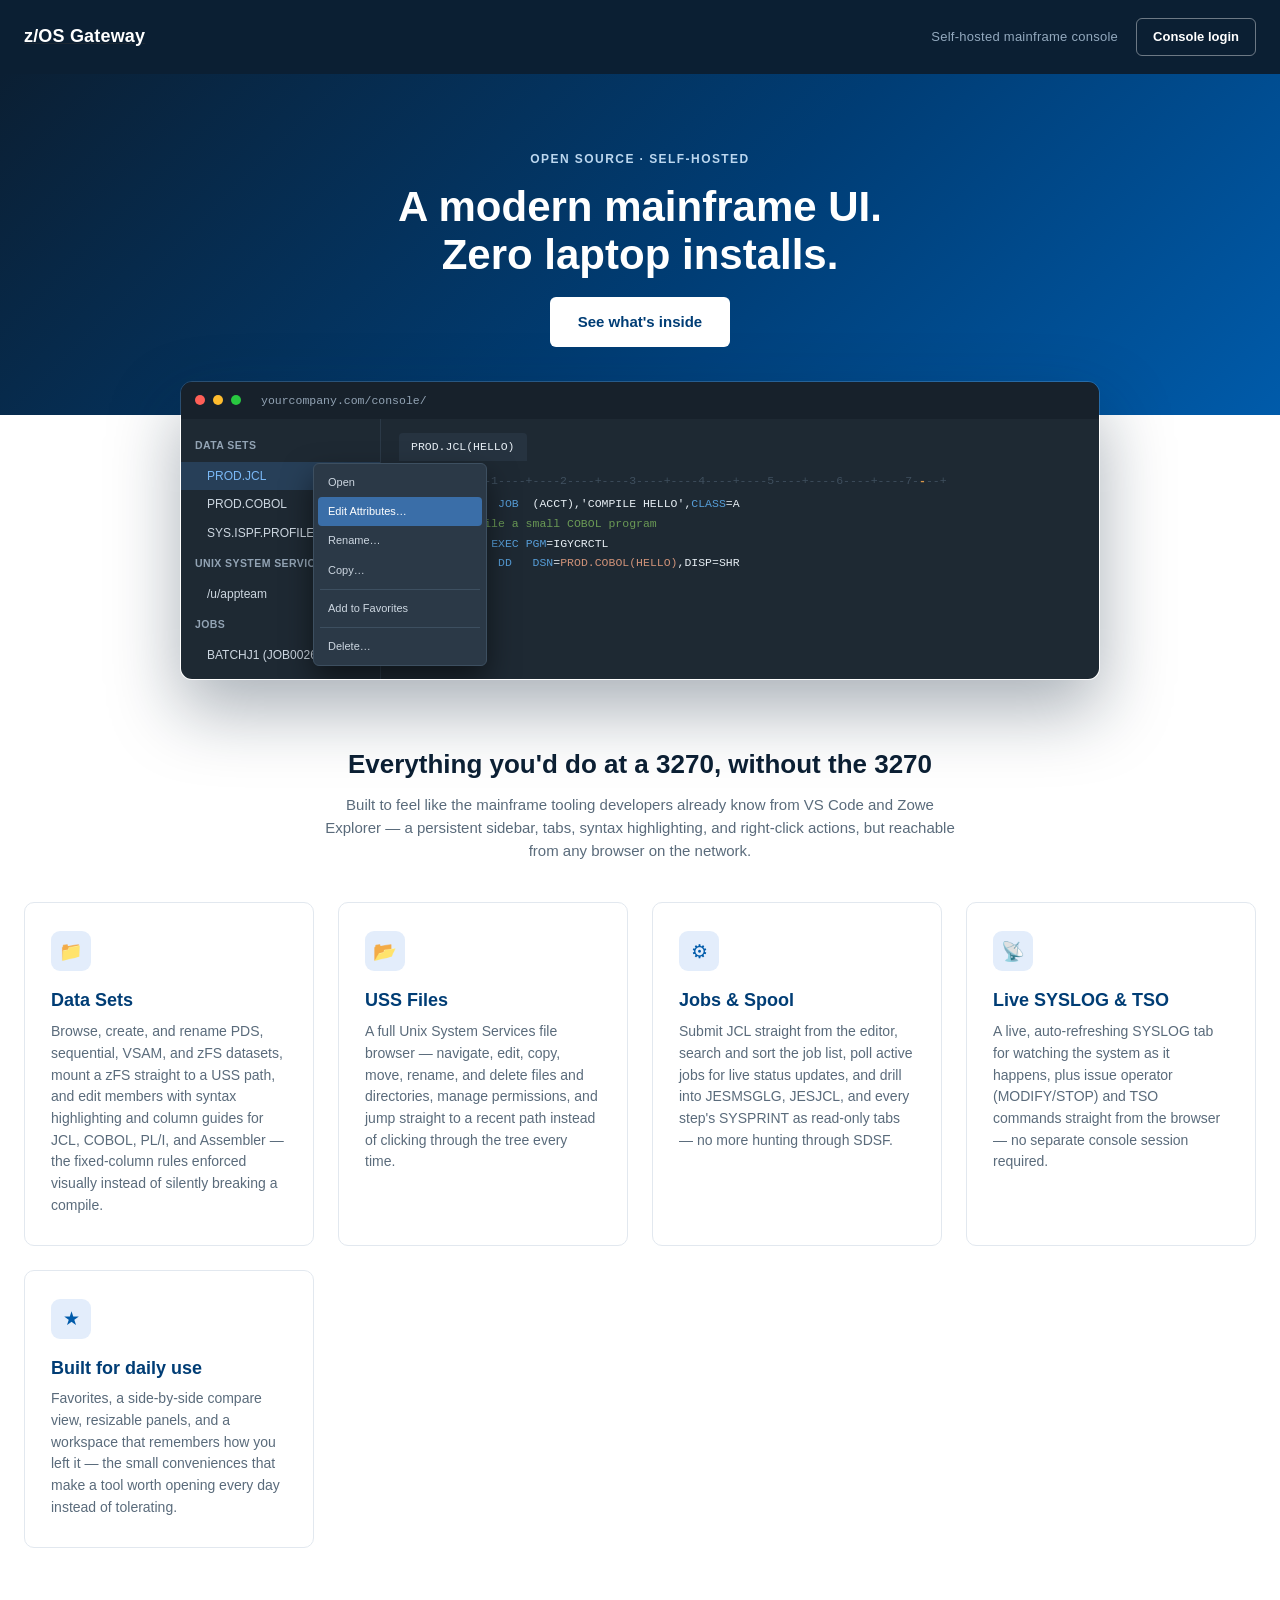
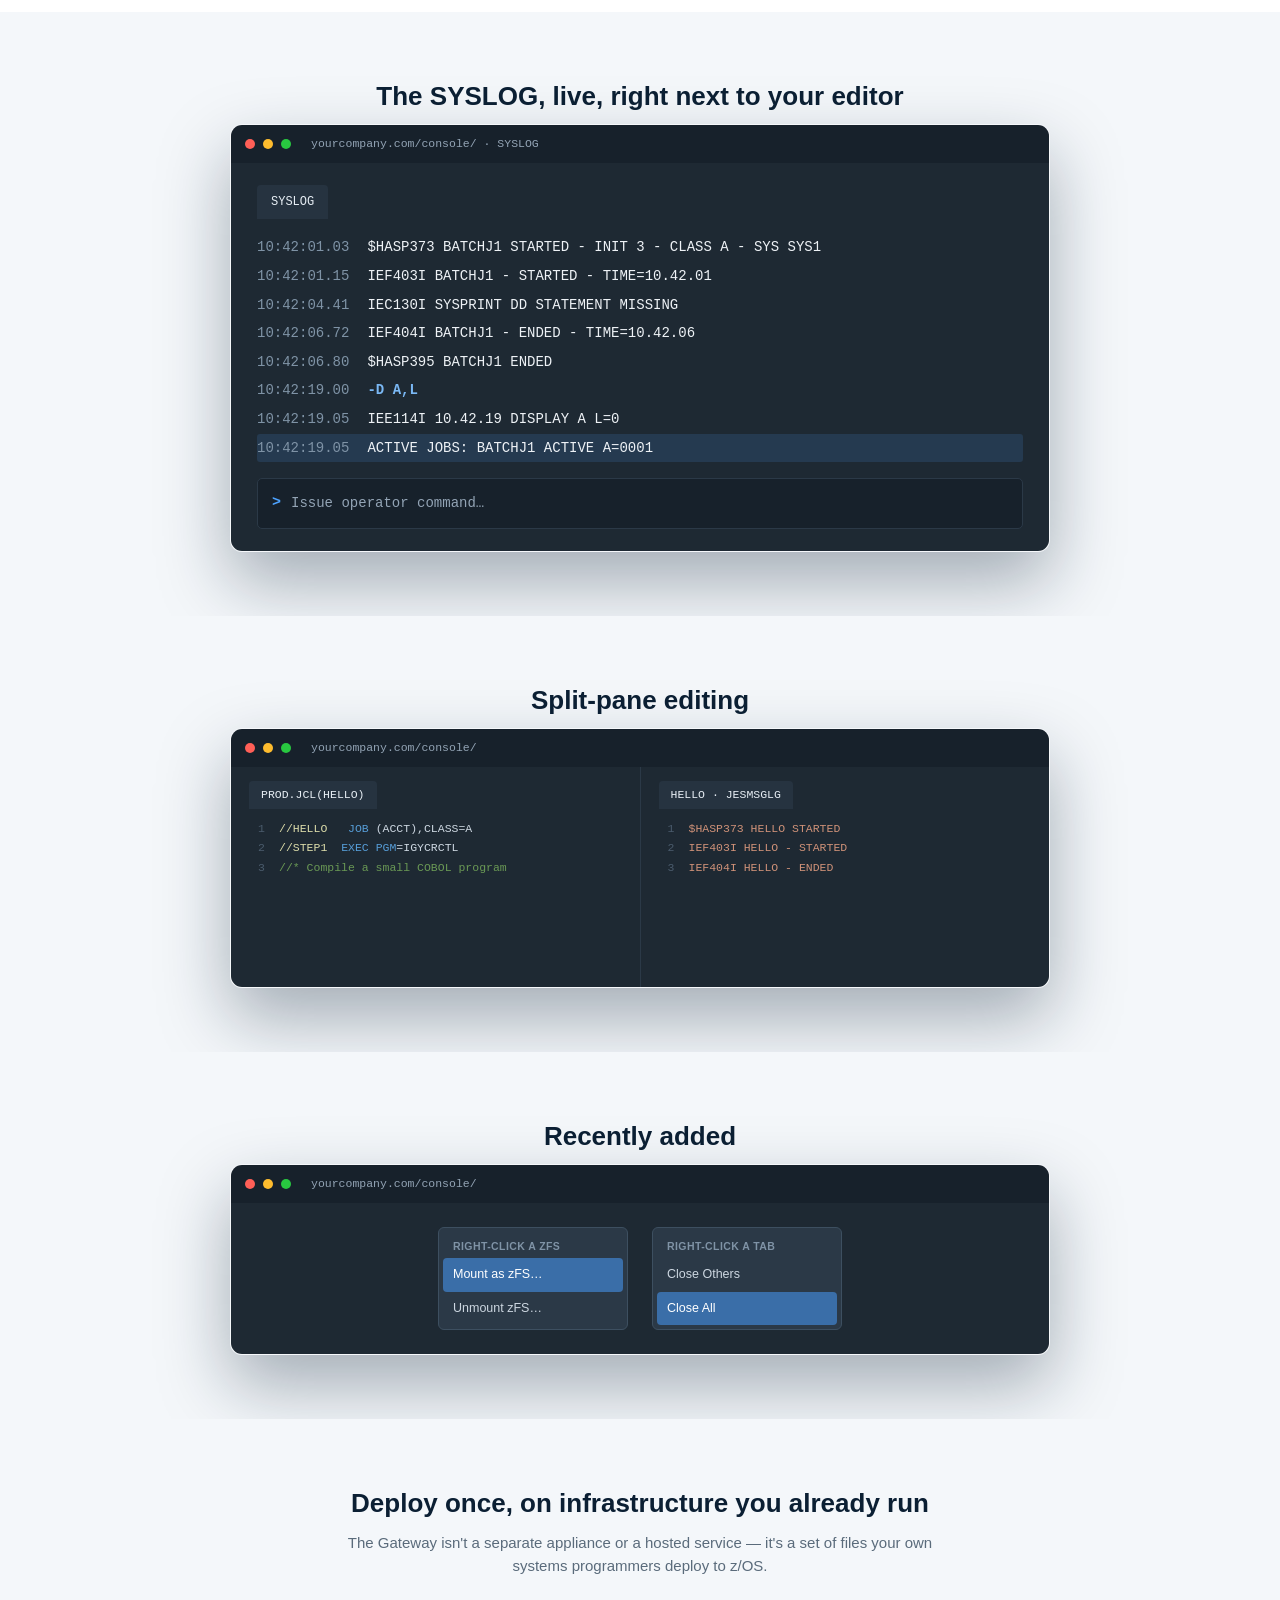
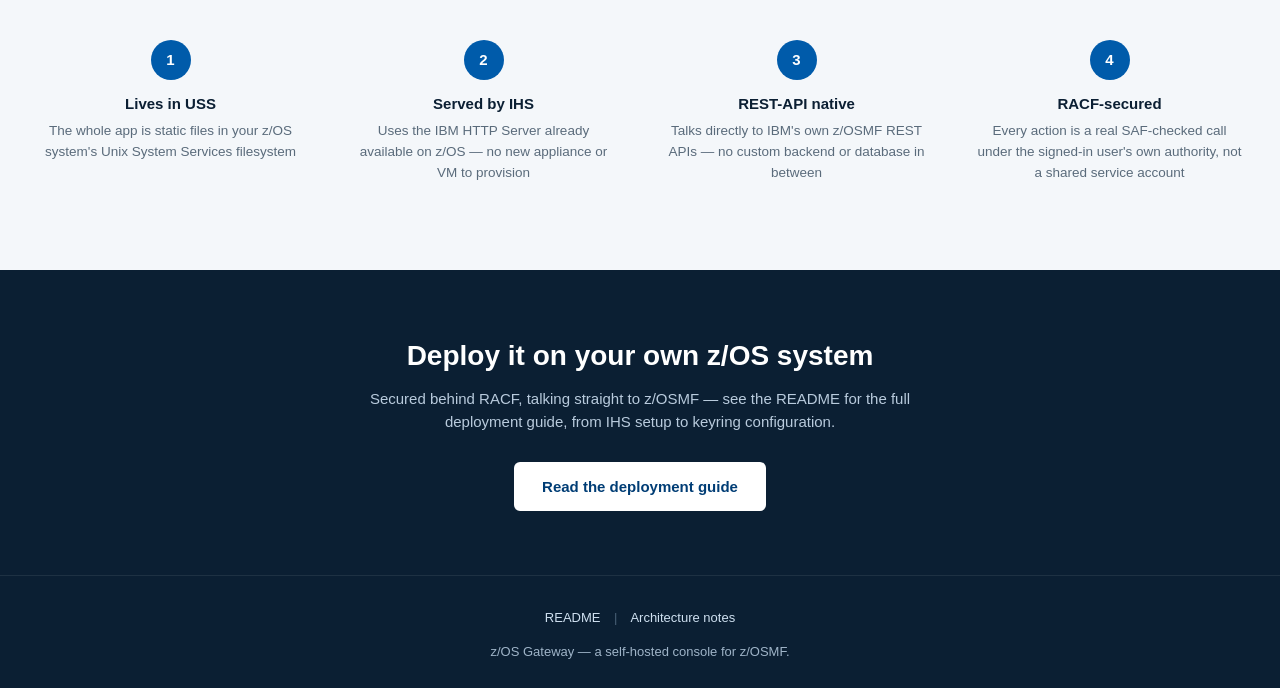
<file: deploy-stage/index.html>
<!DOCTYPE html>
<html lang="en">
<head>
<meta charset="UTF-8">
<meta name="viewport" content="width=device-width, initial-scale=1.0">
<title>z/OS Gateway | Your mainframe, in a browser</title>
<style>
  :root {
    --brand-blue: #005baa;
    --brand-blue-dark: #003d75;
    --brand-navy: #0b1f33;
    --ink: #1c2733;
    --muted: #5a6b7b;
    --line: #e2e8ef;
    --bg: #ffffff;
    --bg-soft: #f4f7fa;
  }
  * { box-sizing: border-box; }
  body {
    margin: 0;
    font-family: -apple-system, "Segoe UI", Roboto, Helvetica, Arial, sans-serif;
    color: var(--ink);
    background: var(--bg);
    line-height: 1.55;
  }
  a { color: inherit; }
  .wrap { max-width: 1100px; margin: 0 auto; padding: 0 24px; }

  /* ---- header ---- */
  header {
    display: flex;
    align-items: center;
    justify-content: space-between;
    padding: 18px 24px;
    background: var(--brand-navy);
  }
  header .brandMark { font-size: 18px; font-weight: 700; color: #fff; letter-spacing: .01em; }
  header .headerRight { display: flex; align-items: center; gap: 18px; }
  header .tagline { font-size: 13px; color: #93a9be; letter-spacing: .02em; }
  .btn-employee {
    display: inline-block;
    padding: 8px 16px;
    border-radius: 6px;
    font-size: 13px;
    font-weight: 600;
    color: #fff;
    text-decoration: none;
    border: 1px solid rgba(255,255,255,.4);
    white-space: nowrap;
  }
  .btn-employee:hover { background: rgba(255,255,255,.12); }

  /* ---- hero ---- */
  .hero {
    background: linear-gradient(135deg, var(--brand-navy) 0%, var(--brand-blue-dark) 55%, var(--brand-blue) 100%);
    color: #fff;
    padding: 76px 24px 68px;
    text-align: center;
  }
  .hero .eyebrow {
    text-transform: uppercase;
    letter-spacing: .12em;
    font-size: 12px;
    color: #bcd7ef;
    font-weight: 600;
    margin-bottom: 14px;
  }
  .hero h1 {
    font-size: 42px;
    line-height: 1.15;
    margin: 0 0 18px;
    font-weight: 700;
  }
  .hero p {
    max-width: 640px;
    margin: 0 auto 32px;
    color: #d7e6f4;
    font-size: 16px;
  }
  .btn {
    display: inline-block;
    padding: 13px 28px;
    border-radius: 6px;
    font-weight: 600;
    font-size: 15px;
    text-decoration: none;
    transition: transform .12s ease, box-shadow .12s ease;
  }
  .btn-primary {
    background: #ffffff;
    color: var(--brand-blue-dark);
  }
  .btn-primary:hover { transform: translateY(-1px); box-shadow: 0 8px 20px rgba(0,0,0,.18); }
  .btn-ghost {
    background: transparent;
    color: #fff;
    border: 1px solid rgba(255,255,255,.55);
    margin-left: 12px;
  }
  .btn-ghost:hover { background: rgba(255,255,255,.12); }

  /* ---- sections ---- */
  section { padding: 64px 24px; }
  section.soft { background: var(--bg-soft); }
  h2.section-title {
    font-size: 26px;
    text-align: center;
    margin: 0 0 8px;
    color: var(--brand-navy);
  }
  p.section-sub {
    text-align: center;
    color: var(--muted);
    max-width: 640px;
    margin: 0 auto 40px;
    font-size: 15px;
  }

  /* ---- screenshot mock ---- */
  .mockframe {
    max-width: 920px;
    margin: -34px auto 0;
    border-radius: 12px;
    overflow: hidden;
    box-shadow: 0 30px 70px rgba(11,31,51,.35);
    border: 1px solid rgba(255,255,255,.15);
  }
  .mockbar {
    background: #17212b;
    padding: 10px 14px;
    display: flex;
    align-items: center;
    gap: 8px;
  }
  .mockbar .dot { width: 10px; height: 10px; border-radius: 50%; }
  .mockbar .dot.r { background: #ff5f57; }
  .mockbar .dot.y { background: #febc2e; }
  .mockbar .dot.g { background: #28c840; }
  .mockbar .url {
    margin-left: 12px;
    font-size: 11.5px;
    color: #93a4b5;
    font-family: "SF Mono", Consolas, "Courier New", monospace;
  }
  .mockbody {
    display: grid;
    grid-template-columns: 200px 1fr;
    background: #1e2933;
    min-height: 260px;
    font-size: 12px;
    color: #e6edf3;
    position: relative;
  }
  .mocknav { border-right: 1px solid #2b3947; padding: 10px 0; }
  .mocknav .sec { padding: 8px 14px; font-size: 10.5px; font-weight: 700; letter-spacing: .04em; text-transform: uppercase; color: #93a4b5; }
  .mocknav .row { padding: 5px 14px 5px 26px; color: #cdd7e1; white-space: nowrap; }
  .mocknav .row.hl { background: rgba(77,163,255,.18); color: #7ab8f5; }
  .mockeditor { padding: 14px 18px; font-family: "SF Mono", Consolas, "Courier New", monospace; font-size: 11.5px; }
  .mockeditor .tabs { display: flex; gap: 2px; margin-bottom: 10px; }
  .mockeditor .tab { padding: 5px 12px; background: #17212b; border-radius: 4px 4px 0 0; color: #93a4b5; }
  .mockeditor .tab.on { background: #263340; color: #e6edf3; }
  .mockeditor .line { display: flex; gap: 14px; padding: 1px 0; }
  .mockeditor .ln { color: #4a5b6c; width: 16px; text-align: right; flex: none; }
  .mockeditor .kw { color: #569cd6; }
  .mockeditor .str { color: #ce9178; }
  .mockeditor .cmt { color: #6a9955; }
  .mockeditor .name { color: #dcdcaa; }
  .mockeditor .ruler { margin-bottom: 3px; }
  .mockeditor .ruler .code { color: #3f4f5e; letter-spacing: 0; }
  .mockeditor .ruler .mark72 { color: #d8974a; font-weight: 700; }
  /* ---- mock SYSLOG panel: same dark terminal look as .mockeditor, but a
     flat scrolling log instead of a fixed-column editor. Sample lines only
     - standard, generic z/OS console message IDs (HASP/IEF/IEC/IEE), not
     pulled from any real system's log. ---- */
  .mocksyslog {
    padding: 22px 26px; font-family: "SF Mono", Consolas, "Courier New", monospace;
    font-size: 14px; line-height: 1.9; background: #1e2933; color: #e6edf3;
  }
  .mocksyslog .tabs { display: flex; gap: 2px; margin-bottom: 14px; }
  .mocksyslog .tab { padding: 6px 14px; background: #17212b; border-radius: 4px 4px 0 0; color: #93a4b5; font-size: 12px; }
  .mocksyslog .tab.on { background: #263340; color: #e6edf3; }
  .mocksyslog .sline { display: flex; gap: 18px; padding: 1px 0; white-space: nowrap; }
  .mocksyslog .ts { color: #7f93a6; flex: none; }
  .mocksyslog .txt { color: #eef2f6; }
  .mocksyslog .sline.hl .txt { color: #7ab8f5; font-weight: 700; }
  .mocksyslog .sline.cursor { background: rgba(77,163,255,.14); border-radius: 3px; }
  .mocksyslog .scmd {
    display: flex; align-items: center; gap: 10px; margin-top: 16px;
    padding: 10px 14px; background: #17212b; border-radius: 5px;
    border: 1px solid #2b3947;
  }
  .mocksyslog .prompt { color: #4da3ff; font-weight: 700; font-size: 15px; }
  .mocksyslog .cmdtxt { color: #93a4b5; }
  /* ---- mock split-pane editor: two independent editors side by side, each
     with its own tab bar - same dark theme/colors as .mockeditor above. ---- */
  .mocksplit { display: flex; background: #1e2933; min-height: 220px; }
  .mocksplitPane {
    flex: 1; min-width: 0; padding: 14px 18px;
    font-family: "SF Mono", Consolas, "Courier New", monospace; font-size: 11.5px;
  }
  .mocksplitPane .tabs { display: flex; gap: 2px; margin-bottom: 10px; }
  .mocksplitPane .tab { padding: 5px 12px; background: #17212b; border-radius: 4px 4px 0 0; color: #93a4b5; }
  .mocksplitPane .tab.on { background: #263340; color: #e6edf3; }
  .mocksplitPane .line { display: flex; gap: 14px; padding: 1px 0; color: #cdd7e1; }
  .mocksplitPane .ln { color: #4a5b6c; width: 16px; text-align: right; flex: none; }
  .mocksplitPane .kw { color: #569cd6; }
  .mocksplitPane .str { color: #ce9178; }
  .mocksplitPane .cmt { color: #6a9955; }
  .mocksplitPane .name { color: #dcdcaa; }
  .mocksplitDivider { width: 1px; background: #2b3947; flex: none; }
  /* ---- mock "recently added" menus: same look as .mockctx, but static and
     side by side (not overlaid) so both are visible at once. ---- */
  .mocknew { display: flex; gap: 24px; background: #1e2933; padding: 24px; justify-content: center; }
  .mocknewCol { background: #2b3947; border: 1px solid #3d4f60; border-radius: 6px; padding: 4px; width: 190px; }
  .mocknewCol .label { padding: 6px 10px 4px; font-size: 10.5px; font-weight: 700; letter-spacing: .04em; text-transform: uppercase; color: #7f93a6; }
  .mocknewCol .mi { padding: 7px 10px; border-radius: 4px; color: #cdd7e1; font-size: 12.5px; }
  .mocknewCol .mi.hov { background: #3a6ea8; color: #fff; }
  /* ---- mock right-click context menu, overlaid on the sidebar to show
     the same actions the real console exposes via right-click ---- */
  .mockctx {
    position: absolute;
    top: 44px;
    left: 132px;
    width: 174px;
    background: #2b3947;
    border: 1px solid #3d4f60;
    border-radius: 6px;
    box-shadow: 0 14px 30px rgba(0,0,0,.5);
    padding: 4px;
    font-size: 11px;
    z-index: 5;
  }
  .mockctx .mi { padding: 6px 10px; border-radius: 4px; color: #cdd7e1; }
  .mockctx .mi.hov { background: #3a6ea8; color: #fff; }
  .mockctx .sep { height: 1px; background: #3d4f60; margin: 4px 2px; }

  /* ---- feature cards ---- */
  .cards {
    display: grid;
    grid-template-columns: repeat(auto-fit, minmax(250px, 1fr));
    gap: 24px;
  }
  .card {
    background: #fff;
    border: 1px solid var(--line);
    border-radius: 10px;
    padding: 28px 26px;
  }
  .card .icon {
    width: 40px; height: 40px;
    border-radius: 9px;
    background: var(--active-bg, #e3edfb);
    color: var(--brand-blue);
    display: flex; align-items: center; justify-content: center;
    font-size: 19px;
    margin-bottom: 16px;
  }
  .card h3 {
    margin: 0 0 6px;
    font-size: 18px;
    color: var(--brand-blue-dark);
  }
  .card p { color: var(--muted); font-size: 14px; margin: 0; }

  /* ---- traits / under the hood ---- */
  .traits {
    display: grid;
    grid-template-columns: repeat(auto-fit, minmax(190px, 1fr));
    gap: 20px;
  }
  .trait {
    text-align: center;
    padding: 22px 14px;
  }
  .trait .num {
    width: 40px; height: 40px;
    margin: 0 auto 12px;
    border-radius: 50%;
    background: var(--brand-blue);
    color: #fff;
    display: flex; align-items: center; justify-content: center;
    font-weight: 700;
    font-size: 15px;
  }
  .trait h4 { margin: 0 0 6px; font-size: 15px; color: var(--brand-navy); }
  .trait p { margin: 0; font-size: 13.5px; color: var(--muted); }

  /* ---- gateway CTA ---- */
  .gateway-cta {
    background: var(--brand-navy);
    color: #fff;
    text-align: center;
    padding: 64px 24px;
  }
  .gateway-cta h2 { color: #fff; font-size: 28px; margin: 0 0 10px; }
  .gateway-cta p { color: #b9cbdd; max-width: 560px; margin: 0 auto 28px; font-size: 15px; }

  /* ---- footer ---- */
  footer {
    background: var(--brand-navy);
    color: #9fb4c8;
    padding: 32px 24px 26px;
    border-top: 1px solid rgba(255,255,255,.08);
    text-align: center;
    font-size: 13px;
  }
  footer a { color: #cfe0f0; text-decoration: none; }
  footer a:hover { text-decoration: underline; }
  footer .foot-links { margin-bottom: 14px; }
  footer .foot-links span { margin: 0 10px; color: #4a6178; }

  @media (max-width: 640px) {
    .hero h1 { font-size: 30px; }
    .btn-ghost { display: block; margin: 14px auto 0; width: fit-content; }
    .mockbody { grid-template-columns: 1fr; }
    .mocknav { display: none; }
  }
</style>
</head>
<body>

<header>
  <a href="./"><span class="brandMark">z/OS Gateway</span></a>
  <div class="headerRight">
    <div class="tagline">Self-hosted mainframe console</div>
    <a class="btn-employee" href="./console/login.html">Console login</a>
  </div>
</header>

<div class="hero">
  <div class="eyebrow">Open Source &middot; Self-Hosted</div>
  <h1>A modern mainframe UI.<br>Zero laptop installs.</h1>
  <a class="btn btn-primary" href="#features">See what's inside</a>
</div>

<div class="mockframe">
  <div class="mockbar">
    <span class="dot r"></span><span class="dot y"></span><span class="dot g"></span>
    <span class="url">yourcompany.com/console/</span>
  </div>
  <div class="mockbody">
    <div class="mocknav">
      <div class="sec">Data Sets</div>
      <div class="row hl">PROD.JCL</div>
      <div class="row">PROD.COBOL</div>
      <div class="row">SYS.ISPF.PROFILE</div>
      <div class="sec">Unix System Services</div>
      <div class="row">/u/appteam</div>
      <div class="sec">Jobs</div>
      <div class="row">BATCHJ1 (JOB00261)</div>
    </div>
    <div class="mockctx">
      <div class="mi">Open</div>
      <div class="mi hov">Edit Attributes&hellip;</div>
      <div class="mi">Rename&hellip;</div>
      <div class="mi">Copy&hellip;</div>
      <div class="sep"></div>
      <div class="mi">Add to Favorites</div>
      <div class="sep"></div>
      <div class="mi">Delete&hellip;</div>
    </div>
    <div class="mockeditor">
      <div class="tabs"><span class="tab on">PROD.JCL(HELLO)</span></div>
      <div class="line ruler"><span class="ln"></span><span class="code">----+----1----+----2----+----3----+----4----+----5----+----6----+----7-<span class="mark72" title="col 72 - continuation flag">-</span>--+</span></div>
      <div class="line"><span class="ln">1</span><span class="code"><span class="name">//HELLO</span>&nbsp;&nbsp;&nbsp;<span class="kw">JOB</span>&nbsp;&nbsp;(ACCT),'COMPILE HELLO',<span class="kw">CLASS</span>=A</span></div>
      <div class="line"><span class="ln">2</span><span class="code"><span class="cmt">//* Compile a small COBOL program</span></span></div>
      <div class="line"><span class="ln">3</span><span class="code"><span class="name">//STEP1</span>&nbsp;&nbsp;<span class="kw">EXEC</span>&nbsp;<span class="kw">PGM</span>=IGYCRCTL</span></div>
      <div class="line"><span class="ln">4</span><span class="code"><span class="name">//SYSIN</span>&nbsp;&nbsp;&nbsp;<span class="kw">DD</span>&nbsp;&nbsp;&nbsp;<span class="kw">DSN</span>=<span class="str">PROD.COBOL(HELLO)</span>,DISP=SHR</span></div>
      <div class="line"><span class="ln">5</span><span class="code">&nbsp;</span></div>
    </div>
  </div>
</div>

<section id="features">
  <h2 class="section-title">Everything you'd do at a 3270, without the 3270</h2>
  <p class="section-sub">Built to feel like the mainframe tooling developers already know from
     VS Code and Zowe Explorer &mdash; a persistent sidebar, tabs, syntax highlighting, and
     right-click actions, but reachable from any browser on the network.</p>
  <div class="cards">
    <div class="card">
      <div class="icon">&#128193;</div>
      <h3>Data Sets</h3>
      <p>Browse, create, and rename PDS, sequential, VSAM, and zFS datasets, mount a zFS
         straight to a USS path, and edit members with syntax highlighting and column
         guides for JCL, COBOL, PL/I, and Assembler &mdash; the fixed-column rules enforced
         visually instead of silently breaking a compile.</p>
    </div>
    <div class="card">
      <div class="icon">&#128194;</div>
      <h3>USS Files</h3>
      <p>A full Unix System Services file browser &mdash; navigate, edit, copy, move,
         rename, and delete files and directories, manage permissions, and jump straight to
         a recent path instead of clicking through the tree every time.</p>
    </div>
    <div class="card">
      <div class="icon">&#9881;</div>
      <h3>Jobs &amp; Spool</h3>
      <p>Submit JCL straight from the editor, search and sort the job list, poll active
         jobs for live status updates, and drill into JESMSGLG, JESJCL, and every step's
         SYSPRINT as read-only tabs &mdash; no more hunting through SDSF.</p>
    </div>
    <div class="card">
      <div class="icon">&#128225;</div>
      <h3>Live SYSLOG &amp; TSO</h3>
      <p>A live, auto-refreshing SYSLOG tab for watching the system as it happens, plus
         issue operator (MODIFY/STOP) and TSO commands straight from the browser &mdash; no
         separate console session required.</p>
    </div>
    <div class="card">
      <div class="icon">&#9733;</div>
      <h3>Built for daily use</h3>
      <p>Favorites, a side-by-side compare view, resizable panels, and a workspace that
         remembers how you left it &mdash; the small conveniences that make a tool worth
         opening every day instead of tolerating.</p>
    </div>
  </div>
</section>

<section id="syslog-preview" class="soft">
  <h2 class="section-title">The SYSLOG, live, right next to your editor</h2>
  <div class="mockframe" style="max-width:820px;margin:0 auto;">
    <div class="mockbar">
      <span class="dot r"></span><span class="dot y"></span><span class="dot g"></span>
      <span class="url">yourcompany.com/console/ &middot; SYSLOG</span>
    </div>
    <div class="mocksyslog">
      <div class="tabs"><span class="tab on">SYSLOG</span></div>
      <div class="sline"><span class="ts">10:42:01.03</span><span class="txt">$HASP373 BATCHJ1  STARTED - INIT 3 - CLASS A - SYS SYS1</span></div>
      <div class="sline"><span class="ts">10:42:01.15</span><span class="txt">IEF403I BATCHJ1 - STARTED - TIME=10.42.01</span></div>
      <div class="sline"><span class="ts">10:42:04.41</span><span class="txt">IEC130I SYSPRINT DD STATEMENT MISSING</span></div>
      <div class="sline"><span class="ts">10:42:06.72</span><span class="txt">IEF404I BATCHJ1 - ENDED - TIME=10.42.06</span></div>
      <div class="sline"><span class="ts">10:42:06.80</span><span class="txt">$HASP395 BATCHJ1  ENDED</span></div>
      <div class="sline hl"><span class="ts">10:42:19.00</span><span class="txt">-D A,L</span></div>
      <div class="sline"><span class="ts">10:42:19.05</span><span class="txt">IEE114I 10.42.19 DISPLAY A  L=0</span></div>
      <div class="sline cursor"><span class="ts">10:42:19.05</span><span class="txt">ACTIVE JOBS: BATCHJ1  ACTIVE  A=0001</span></div>
      <div class="scmd">
        <span class="prompt">&gt;</span>
        <span class="cmdtxt">Issue operator command&hellip;</span>
      </div>
    </div>
  </div>
</section>

<section id="splitpane-preview" class="soft">
  <h2 class="section-title">Split-pane editing</h2>
  <div class="mockframe" style="max-width:820px;margin:0 auto;">
    <div class="mockbar">
      <span class="dot r"></span><span class="dot y"></span><span class="dot g"></span>
      <span class="url">yourcompany.com/console/</span>
    </div>
    <div class="mocksplit">
      <div class="mocksplitPane">
        <div class="tabs"><span class="tab on">PROD.JCL(HELLO)</span></div>
        <div class="line"><span class="ln">1</span><span class="code"><span class="name">//HELLO</span>&nbsp;&nbsp;&nbsp;<span class="kw">JOB</span>&nbsp;(ACCT),CLASS=A</span></div>
        <div class="line"><span class="ln">2</span><span class="code"><span class="name">//STEP1</span>&nbsp;&nbsp;<span class="kw">EXEC</span>&nbsp;<span class="kw">PGM</span>=IGYCRCTL</span></div>
        <div class="line"><span class="ln">3</span><span class="code"><span class="cmt">//* Compile a small COBOL program</span></span></div>
      </div>
      <div class="mocksplitDivider"></div>
      <div class="mocksplitPane">
        <div class="tabs"><span class="tab on">HELLO &middot; JESMSGLG</span></div>
        <div class="line"><span class="ln">1</span><span class="code"><span class="str">$HASP373 HELLO STARTED</span></span></div>
        <div class="line"><span class="ln">2</span><span class="code"><span class="str">IEF403I HELLO - STARTED</span></span></div>
        <div class="line"><span class="ln">3</span><span class="code"><span class="str">IEF404I HELLO - ENDED</span></span></div>
      </div>
    </div>
  </div>
</section>

<section id="new-preview" class="soft">
  <h2 class="section-title">Recently added</h2>
  <div class="mockframe" style="max-width:820px;margin:0 auto;">
    <div class="mockbar">
      <span class="dot r"></span><span class="dot y"></span><span class="dot g"></span>
      <span class="url">yourcompany.com/console/</span>
    </div>
    <div class="mocknew">
      <div class="mocknewCol">
        <div class="label">Right-click a zFS</div>
        <div class="mi hov">Mount as zFS&hellip;</div>
        <div class="mi">Unmount zFS&hellip;</div>
      </div>
      <div class="mocknewCol">
        <div class="label">Right-click a tab</div>
        <div class="mi">Close Others</div>
        <div class="mi hov">Close All</div>
      </div>
    </div>
  </div>
</section>

<section class="soft">
  <h2 class="section-title">Deploy once, on infrastructure you already run</h2>
  <p class="section-sub">The Gateway isn't a separate appliance or a hosted service &mdash; it's a
     set of files your own systems programmers deploy to z/OS.</p>
  <div class="traits">
    <div class="trait"><div class="num">1</div><h4>Lives in USS</h4><p>The whole app is static files in your z/OS system's Unix System Services filesystem</p></div>
    <div class="trait"><div class="num">2</div><h4>Served by IHS</h4><p>Uses the IBM HTTP Server already available on z/OS &mdash; no new appliance or VM to provision</p></div>
    <div class="trait"><div class="num">3</div><h4>REST-API native</h4><p>Talks directly to IBM's own z/OSMF REST APIs &mdash; no custom backend or database in between</p></div>
    <div class="trait"><div class="num">4</div><h4>RACF-secured</h4><p>Every action is a real SAF-checked call under the signed-in user's own authority, not a shared service account</p></div>
  </div>
</section>

<div class="gateway-cta">
  <h2>Deploy it on your own z/OS system</h2>
  <p>Secured behind RACF, talking straight to z/OSMF &mdash; see the README for the full
     deployment guide, from IHS setup to keyring configuration.</p>
  <a class="btn btn-primary" href="./README.md">Read the deployment guide</a>
</div>

<footer>
  <div class="foot-links">
    <a href="./README.md">README</a>
    <span>|</span>
    <a href="./ARCHITECTURE.md">Architecture notes</a>
  </div>
  z/OS Gateway &mdash; a self-hosted console for z/OSMF.
</footer>

</body>
</html>
</file>
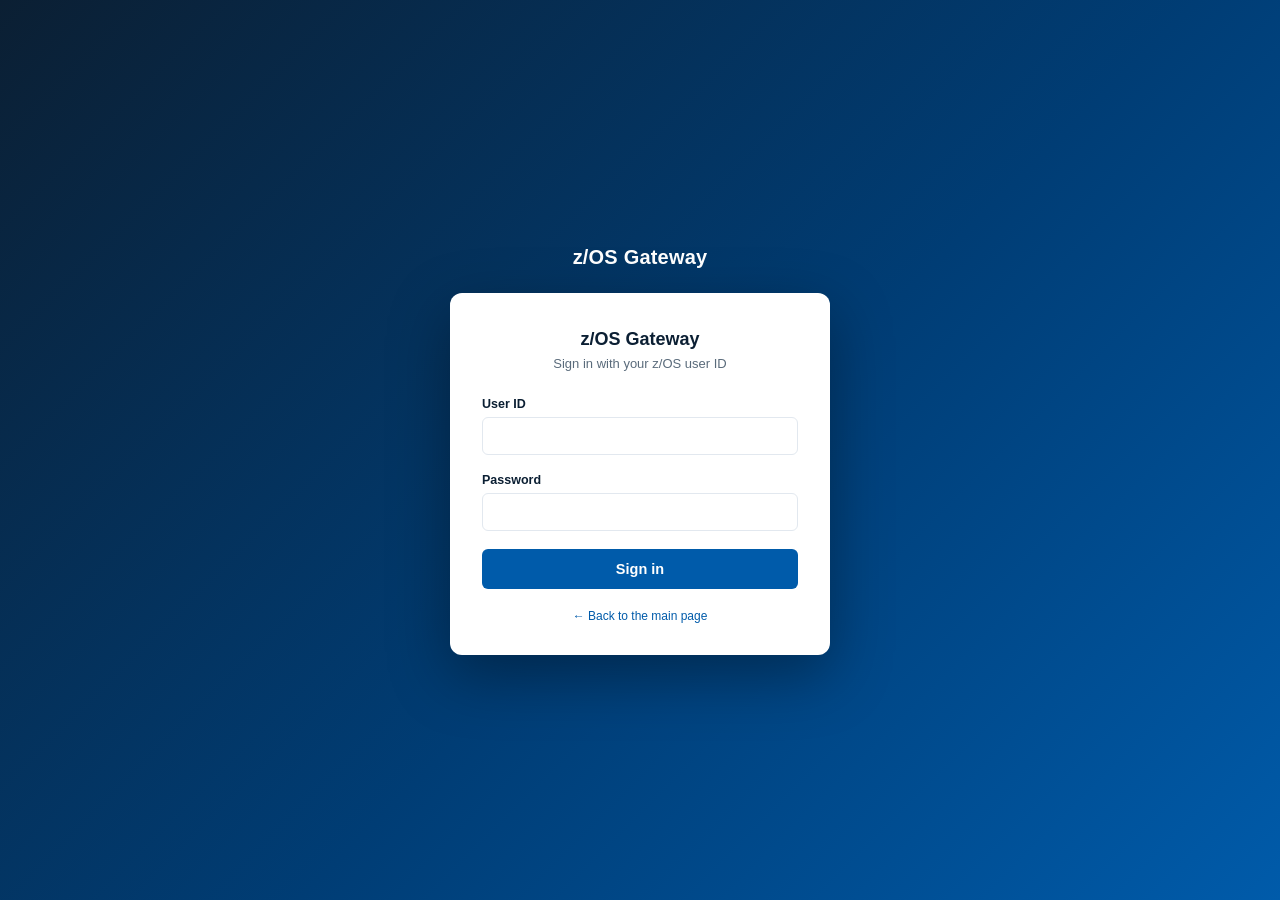
<file: console/login.html>
<!DOCTYPE html>
<html lang="en">
<head>
<meta charset="UTF-8">
<meta name="viewport" content="width=device-width, initial-scale=1.0">
<title>Sign in &middot; z/OS Gateway</title>
<style>
  :root {
    --brand-blue: #005baa;
    --brand-blue-dark: #003d75;
    --brand-navy: #0b1f33;
    --ink: #1c2733;
    --muted: #5a6b7b;
    --line: #e2e8ef;
    --err: #b3261e;
  }
  * { box-sizing: border-box; }
  body {
    margin: 0;
    min-height: 100vh;
    display: flex; align-items: center; justify-content: center;
    font-family: -apple-system, "Segoe UI", Roboto, Helvetica, Arial, sans-serif;
    background: linear-gradient(135deg, var(--brand-navy) 0%, var(--brand-blue-dark) 55%, var(--brand-blue) 100%);
    color: var(--ink);
  }
  .authWrap {
    display: flex;
    flex-direction: column;
    align-items: center;
    width: 100%;
    max-width: 380px;
  }
  .authWrap .brandMark {
    font-size: 20px; font-weight: 700; color: #fff; letter-spacing: .01em;
    display: block; margin-bottom: 24px;
  }
  .card {
    background: #fff;
    border-radius: 12px;
    width: 100%;
    padding: 36px 32px 32px;
    box-shadow: 0 20px 60px rgba(0,0,0,.35);
  }
  .card h1 {
    font-size: 18px;
    text-align: center;
    margin: 0 0 6px;
    color: var(--brand-navy);
  }
  .card .sub {
    text-align: center;
    font-size: 13px;
    color: var(--muted);
    margin: 0 0 26px;
  }
  label {
    display: block;
    font-size: 12.5px;
    font-weight: 600;
    color: var(--brand-navy);
    margin: 0 0 6px;
  }
  input[type=text], input[type=password] {
    width: 100%;
    padding: 10px 12px;
    border: 1px solid var(--line);
    border-radius: 6px;
    font-size: 14px;
    margin-bottom: 18px;
    font-family: inherit;
  }
  input[type=text]:focus, input[type=password]:focus {
    outline: none;
    border-color: var(--brand-blue);
    box-shadow: 0 0 0 3px rgba(0,91,170,.15);
  }
  button {
    width: 100%;
    padding: 12px;
    border: 0;
    border-radius: 6px;
    background: var(--brand-blue);
    color: #fff;
    font-size: 14.5px;
    font-weight: 600;
    cursor: pointer;
  }
  button:hover { background: var(--brand-blue-dark); }
  button:disabled { opacity: .6; cursor: default; }
  .err {
    display: none;
    background: #fdeceb;
    color: var(--err);
    border: 1px solid #f4c6c2;
    border-radius: 6px;
    padding: 10px 12px;
    font-size: 13px;
    margin-bottom: 18px;
  }
  .err.show { display: block; }
  .foot {
    text-align: center;
    font-size: 12px;
    color: var(--muted);
    margin-top: 20px;
  }
  .foot a { color: var(--brand-blue); text-decoration: none; }
</style>
</head>
<body>
  <div class="authWrap">
    <span class="brandMark">z/OS Gateway</span>
    <form class="card" id="loginForm" autocomplete="off">
      <h1>z/OS Gateway</h1>
      <p class="sub">Sign in with your z/OS user ID</p>
      <div class="err" id="err"></div>
      <label for="user">User ID</label>
      <input type="text" id="user" maxlength="8" autocapitalize="off" autocomplete="username" required>
      <label for="pass">Password</label>
      <input type="password" id="pass" autocomplete="current-password" required>
      <button type="submit" id="submitBtn">Sign in</button>
      <div class="foot"><a href="../">&larr; Back to the main page</a></div>
    </form>
  </div>

<script>
  // Trades the entered credentials for a z/OSMF session cookie (LtpaToken2)
  // by calling /zosmf/services/authenticate through the IHS reverse proxy
  // at this same origin. Once that cookie is set, every /zosmf/* call the
  // console makes afterward is authenticated as this user automatically -
  // no server-side session store here, z/OSMF *is* the session store.
  const form = document.getElementById('loginForm');
  const errBox = document.getElementById('err');
  const btn = document.getElementById('submitBtn');

  function showError(msg) { errBox.textContent = msg; errBox.classList.add('show'); }
  function hideError() { errBox.classList.remove('show'); }

  form.addEventListener('submit', async (e) => {
    e.preventDefault();
    hideError();
    const user = document.getElementById('user').value.trim().toUpperCase();
    const pass = document.getElementById('pass').value;
    if (!user || !pass) { showError('Enter a user ID and password.'); return; }

    btn.disabled = true; btn.textContent = 'Signing in...';
    try {
      const r = await fetch('/zosmf/services/authenticate', {
        method: 'POST',
        headers: { 'Authorization': 'Basic ' + btoa(user + ':' + pass) }
      });
      if (r.ok) {
        localStorage.setItem('isiUser', user);
        location.href = 'index.html';
      } else if (r.status === 401 || r.status === 403) {
        showError('Sign-in failed - check your user ID and password.');
      } else {
        showError('Unexpected response from the gateway backend (HTTP ' + r.status + ').');
      }
    } catch (err) {
      showError('Could not reach the gateway backend. Is the proxy up?');
    } finally {
      btn.disabled = false; btn.textContent = 'Sign in';
    }
  });
</script>
</body>
</html>
</file>
